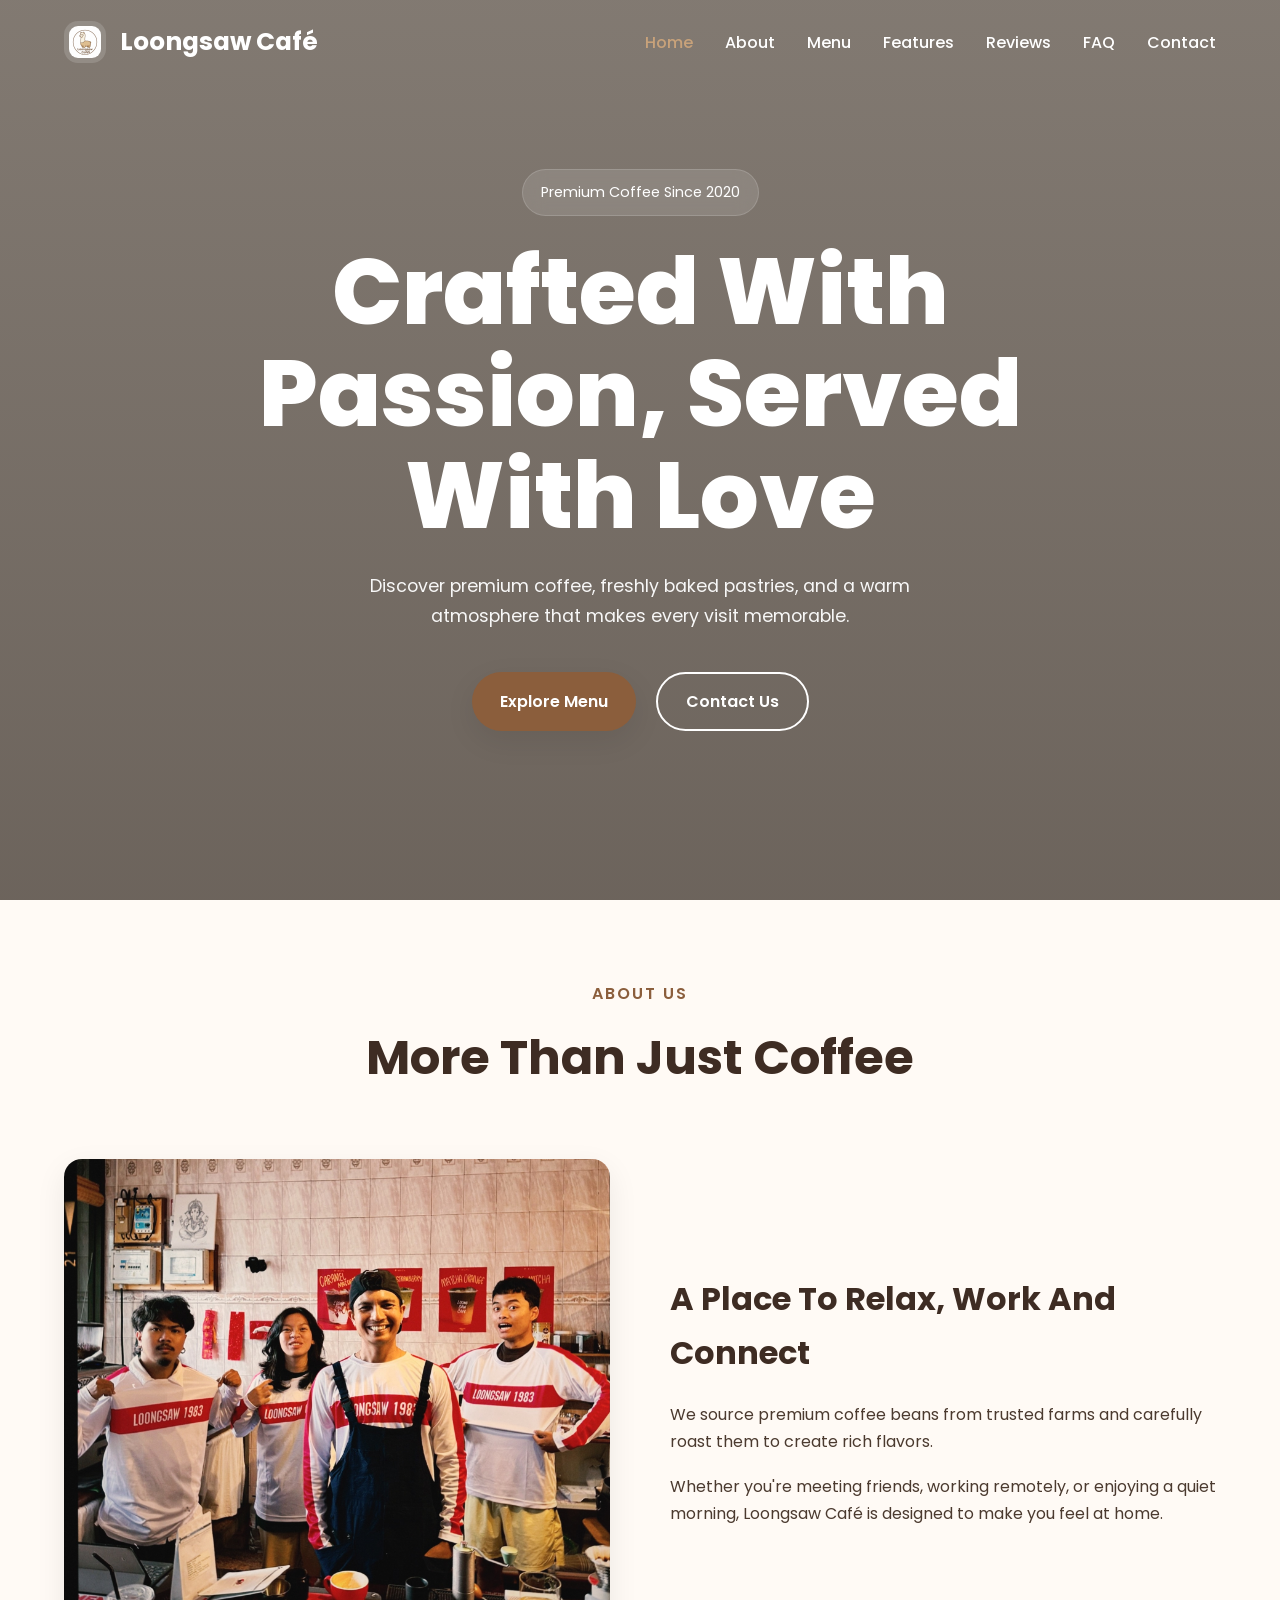
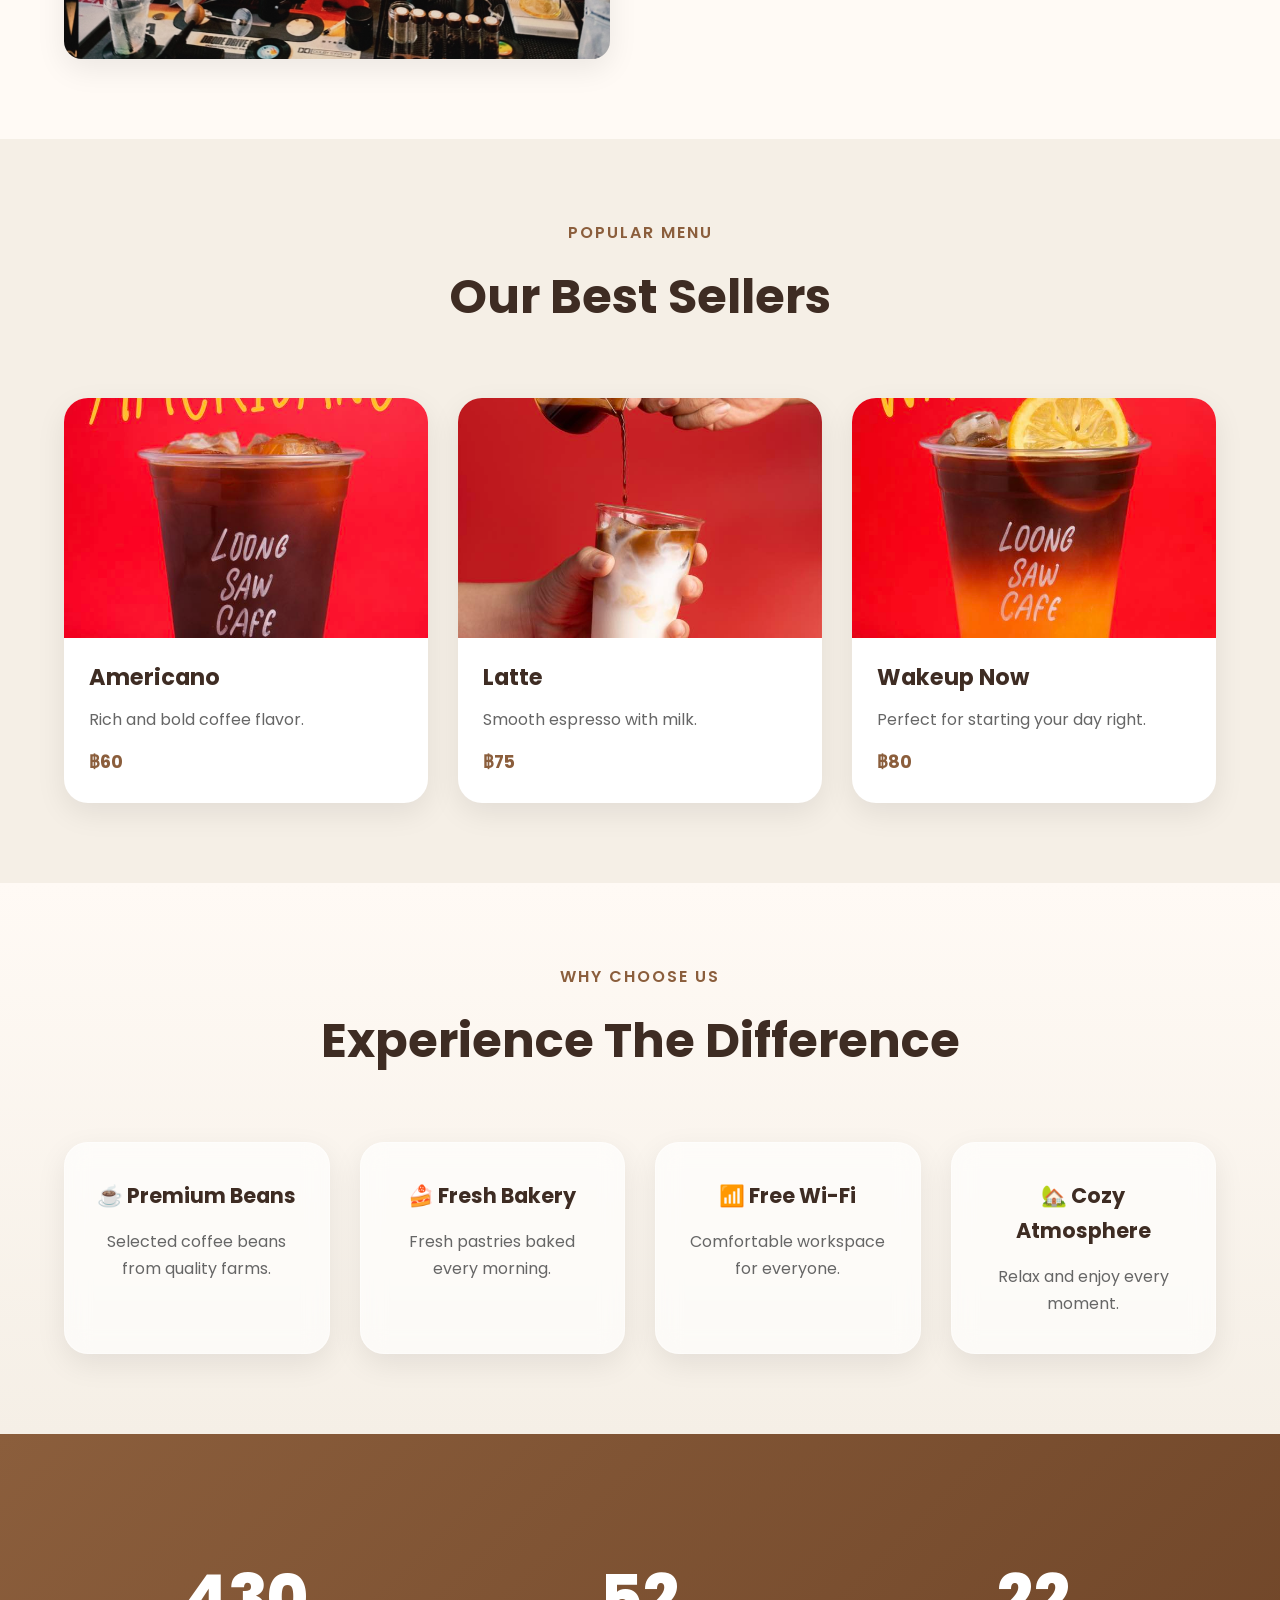
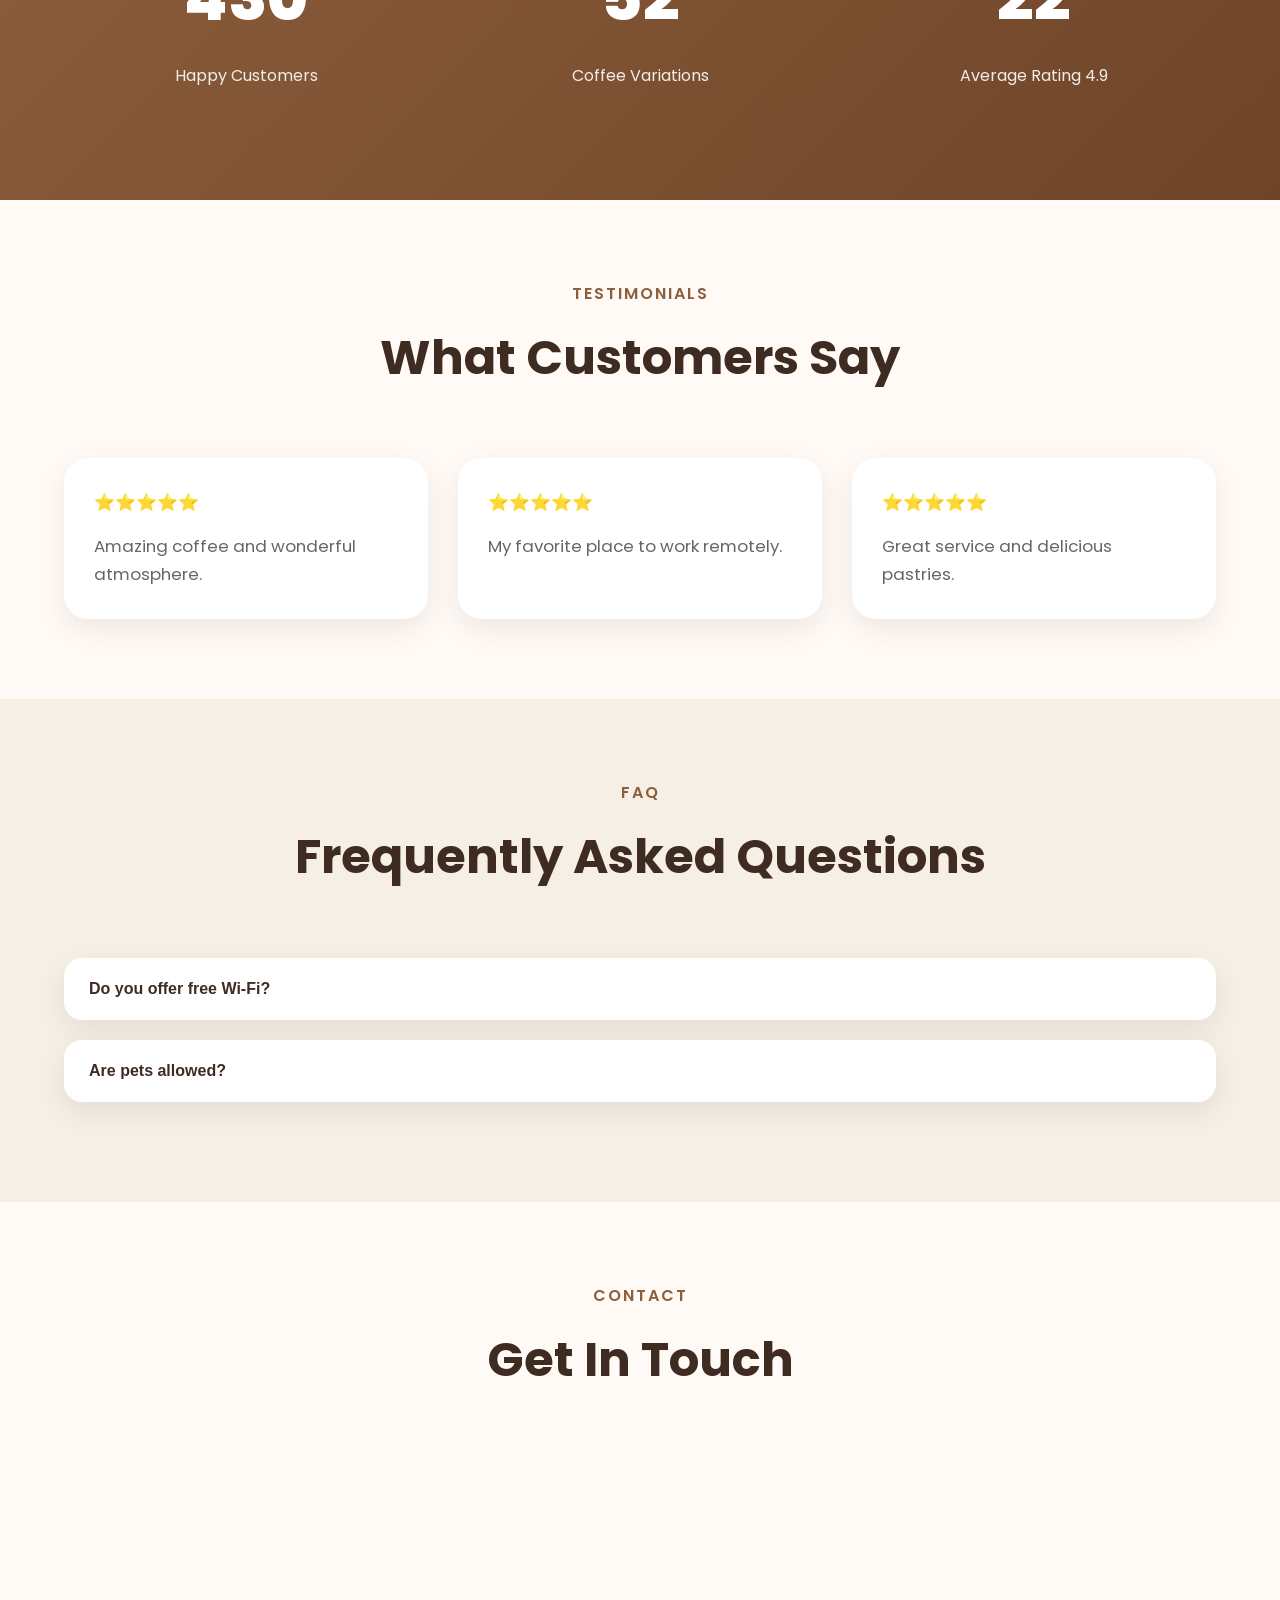
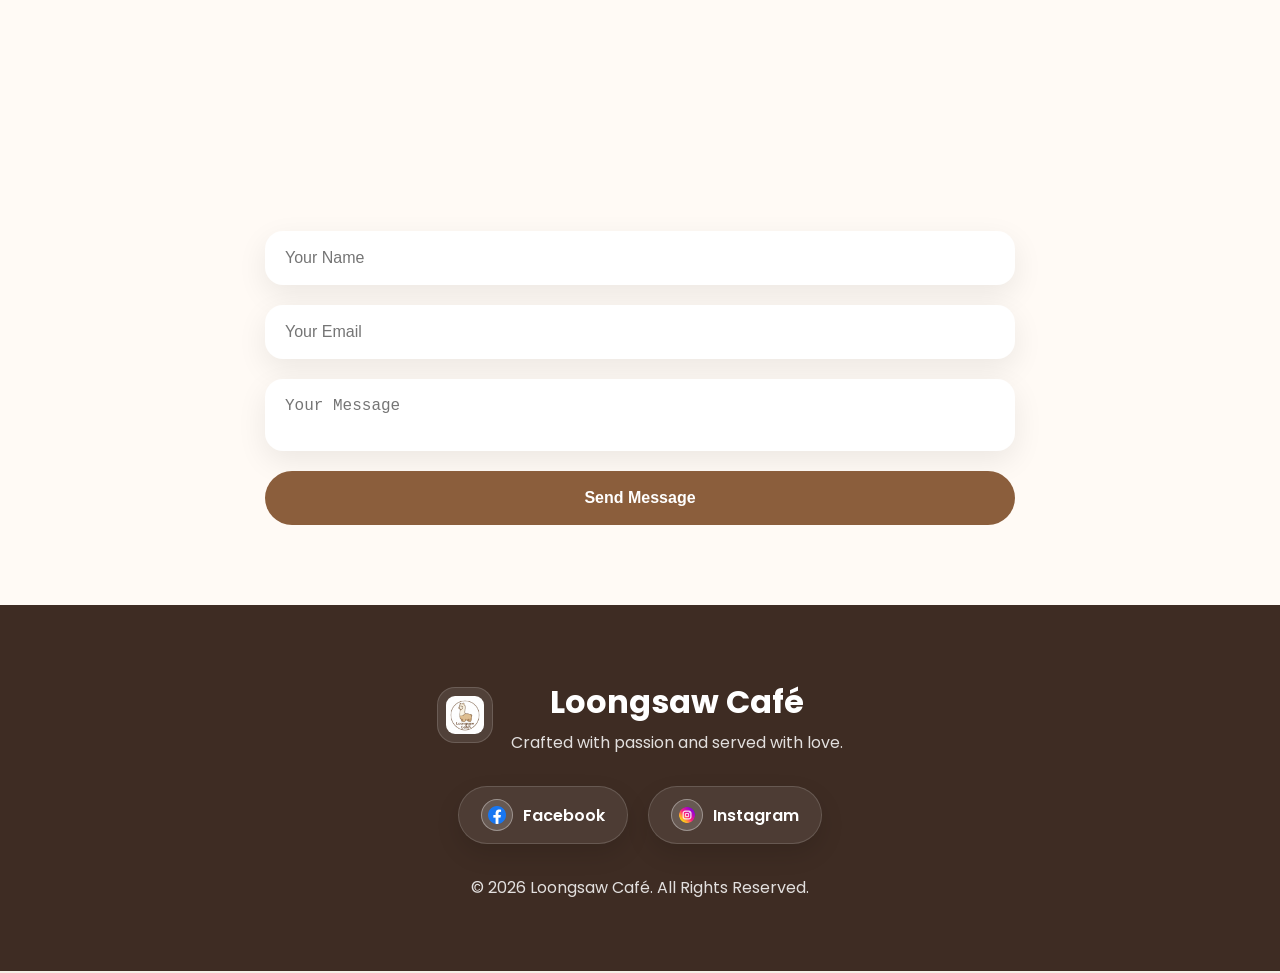
<file: index.html>
<!DOCTYPE html>
<html lang="th">
<head>
    <meta charset="UTF-8">
    <meta name="viewport" content="width=device-width, initial-scale=1.0">

    <title>Loongsaw Café</title>

    <meta name="description" content="Loongsaw Café ร้านกาแฟพรีเมียม บรรยากาศอบอุ่น เมล็ดกาแฟคัดพิเศษ พร้อมเบเกอรี่สดใหม่ทุกวัน">

    <meta name="keywords" content="Cafe, Coffee, Phuket Cafe, Coffee Shop, Loongsaw">
    <meta name="author" content="Loongsaw Café">

    <meta property="og:title" content="Loongsaw Café">
    <meta property="og:description" content="Premium Coffee Experience">
    <meta property="og:image" content="assets/preview.jpg">
    <meta property="og:type" content="website">

    <meta name="theme-color" content="#8b5e3c">

    <link rel="icon" href="assets/Loongsaw.ico">

    <link rel="preconnect" href="https://fonts.googleapis.com">
    <link rel="preconnect" href="https://fonts.gstatic.com" crossorigin>

    <link href="https://fonts.googleapis.com/css2?family=Poppins:wght@300;400;500;600;700;800&display=swap" rel="stylesheet">

    <link rel="stylesheet" href="css/style.css">
    <link rel="stylesheet" href="css/animations.css">
    <link rel="stylesheet" href="css/responsive.css">
</head>

<body>

    <!-- LOADER -->

    <div id="loader">
        <div class="coffee-loader"></div>
        <h3>Loongsaw Café</h3>
    </div>

    <!-- BACK TO TOP -->

    <button id="backToTop">
        ↑
    </button>

    <div id="progressBar"></div>

    <!-- HEADER -->

    <header id="header">

        <div class="container">

            <a href="#home" class="logo">
                <img src="assets/Loongsaw.ico" alt="Loongsaw Café Logo">
                <span>Loongsaw Café</span>
            </a>

            <nav>

                <ul class="nav-links">

                    <li><a href="#home">Home</a></li>
                    <li><a href="#about">About</a></li>
                    <li><a href="#menu">Menu</a></li>
                    <li><a href="#features">Features</a></li>
                    <li><a href="#reviews">Reviews</a></li>
                    <li><a href="#faq">FAQ</a></li>
                    <li><a href="#contact">Contact</a></li>

                </ul>

            </nav>

            <div class="menu-toggle">
                ☰
            </div>

        </div>

    </header>

    <!-- HERO -->

    <section id="home" class="hero">

        <div class="hero-overlay"></div>

        <div class="hero-content">

            <span class="badge">
                Premium Coffee Since 2020
            </span>

            <h1>
                Crafted With Passion,
                Served With Love
            </h1>

            <p>
                Discover premium coffee, freshly baked pastries,
                and a warm atmosphere that makes every visit memorable.
            </p>

            <div class="hero-buttons">

                <a href="#menu" class="btn primary-btn">
                    Explore Menu
                </a>

                <a href="#contact" class="btn secondary-btn">
                    Contact Us
                </a>

            </div>

        </div>

    </section>

    <!-- ABOUT -->

    <section id="about" class="about section reveal">

        <div class="container">

            <div class="section-header">

                <span>About Us</span>

                <h2>
                    More Than Just Coffee
                </h2>

            </div>

            <div class="about-grid">

                <div class="about-image">

                    <img
                        src="assets/images/loongsaw.jpg"
                        alt="Cafe Interior">

                </div>

                <div class="about-content">

                    <h3>
                        A Place To Relax, Work And Connect
                    </h3>

                    <p>
                        We source premium coffee beans from trusted farms
                        and carefully roast them to create rich flavors.
                    </p>

                    <p>
                        Whether you're meeting friends, working remotely,
                        or enjoying a quiet morning, Loongsaw Café is
                        designed to make you feel at home.
                    </p>

                </div>

            </div>

        </div>

    </section>

    <!-- MENU -->

    <section id="menu" class="menu section reveal">

        <div class="container">

            <div class="section-header">

                <span>Popular Menu</span>

                <h2>Our Best Sellers</h2>

            </div>

            <div class="menu-grid">

                <article class="menu-card">
                    <img src="assets/images/americano.jpg" alt="Americano">
                    <h3>Americano</h3>
                    <p>Rich and bold coffee flavor.</p>
                    <span>฿60</span>
                </article>

                <article class="menu-card">
                    <img src="assets/images/Latte.jpg" alt="Latte">
                    <h3>Latte</h3>
                    <p>Smooth espresso with milk.</p>
                    <span>฿75</span>
                </article>

                <article class="menu-card">
                    <img src="assets/images/wakeupnow.jpg" alt="Wakeup Now">
                    <h3>Wakeup Now</h3>
                    <p>Perfect for starting your day right.</p>
                    <span>฿80</span>
                </article>

            </div>

        </div>

    </section>

    <!-- FEATURES -->

    <section id="features" class="features section">

        <div class="container">

            <div class="section-header">

                <span>Why Choose Us</span>

                <h2>Experience The Difference</h2>

            </div>

            <div class="feature-grid">

                <div class="feature-card">
                    <h3>☕ Premium Beans</h3>
                    <p>Selected coffee beans from quality farms.</p>
                </div>

                <div class="feature-card">
                    <h3>🍰 Fresh Bakery</h3>
                    <p>Fresh pastries baked every morning.</p>
                </div>

                <div class="feature-card">
                    <h3>📶 Free Wi-Fi</h3>
                    <p>Comfortable workspace for everyone.</p>
                </div>

                <div class="feature-card">
                    <h3>🏡 Cozy Atmosphere</h3>
                    <p>Relax and enjoy every moment.</p>
                </div>

            </div>

        </div>

    </section>

    <!-- STATS -->

    <section class="stats">

        <div class="container stats-grid">

            <div class="stat">
                <h3 class="counter" data-target="1000">0</h3>
                <p>Happy Customers</p>
            </div>

            <div class="stat">
                <h3 class="counter" data-target="120">0</h3>
                <p>Coffee Variations</p>
            </div>

            <div class="stat">
                <h3 class="counter" data-target="49">0</h3>
                <p>Average Rating 4.9</p>
            </div>

        </div>

    </section>

    <!-- REVIEWS -->

    <section id="reviews" class="reviews section reveal">

        <div class="container">

            <div class="section-header">

                <span>Testimonials</span>

                <h2>What Customers Say</h2>

            </div>

            <div class="review-grid">

                <div class="review-card">
                    ⭐⭐⭐⭐⭐
                    <p>
                        Amazing coffee and wonderful atmosphere.
                    </p>
                </div>

                <div class="review-card">
                    ⭐⭐⭐⭐⭐
                    <p>
                        My favorite place to work remotely.
                    </p>
                </div>

                <div class="review-card">
                    ⭐⭐⭐⭐⭐
                    <p>
                        Great service and delicious pastries.
                    </p>
                </div>

            </div>

        </div>

    </section>

    <!-- FAQ -->

    <section id="faq" class="faq section reveal">

        <div class="container">

            <div class="section-header">

                <span>FAQ</span>

                <h2>Frequently Asked Questions</h2>

            </div>

            <div class="faq-item">
                <button class="faq-question">
                    Do you offer free Wi-Fi?
                </button>
                <div class="faq-answer">
                    Yes, free high-speed Wi-Fi is available.
                </div>
            </div>

            <div class="faq-item">
                <button class="faq-question">
                    Are pets allowed?
                </button>
                <div class="faq-answer">
                    Yes, pets are welcome in outdoor areas.
                </div>
            </div>

        </div>

    </section>

    <!-- CONTACT -->

    <section id="contact" class="contact section">

        <div class="container">

            <div class="section-header">

                <span>Contact</span>

                <h2>Get In Touch</h2>

            </div>

                <div class="map-wrapper" style="margin-bottom:20px;">
                    <iframe src="https://www.google.com/maps/embed?pb=!1m18!1m12!1m3!1d31615.03776569988!2d98.37523285514047!3d7.90763211923094!2m3!1f0!2f0!3f0!3m2!1i1024!2i768!4f13.1!3m3!1m2!1s0x305031d493804455%3A0x93294bd0396b46f9!2sLOONGSAW%20CAFE!5e0!3m2!1sth!2sth!4v1780327116399!5m2!1sth!2sth" 
                    width="100%" 
                    height="350" 
                    style="border:0;" 
                    allowfullscreen="" 
                    loading="lazy" 
                    referrerpolicy="no-referrer-when-downgrade">
                </iframe>
                </div>

                <form
                    action="https://formspree.io/f/mbdbvbbd"
                    method="POST"
                    class="contact-form">

                    <input type="text" name="name" placeholder="Your Name" required>
                    <input type="email" name="email" placeholder="Your Email" required>
                    <textarea name="message" placeholder="Your Message" required></textarea>

                    <button type="submit">
                        Send Message
                    </button>

                </form>

        </div>

    </section>

    <!-- FOOTER -->

    <footer>

        <div class="container">

            <div class="footer-brand">
                <img src="assets/Loongsaw.ico" alt="Loongsaw Café Logo">
                <div>
                    <h3>Loongsaw Café</h3>
                    <p>Crafted with passion and served with love.</p>
                </div>
            </div>

            <div class="socials">

                <a href="https://www.facebook.com/loongsawhomecafe">
                    <span class="social-icon facebook"></span>
                    Facebook
                </a>
                <a href="https://www.instagram.com/loongsawcafe?utm_source=ig_web_button_share_sheet&igsh=ZDNlZDc0MzIxNw==">
                    <span class="social-icon instagram"></span>
                    Instagram
                </a>
                <!-- <a href="#">Line</a> -->

            </div>

            <p>
                © 2026 Loongsaw Café.
                All Rights Reserved.
            </p>

        </div>

    </footer>

    <div id="toast" class="toast"></div>

    <script src="js/main.js"></script>
    <script src="js/counter.js"></script>
    <script src="js/faq.js"></script>

</body>
</html>
</file>
<file: css/style.css>
/* ===================================
   GOOGLE FONT
=================================== */

@import url('https://fonts.googleapis.com/css2?family=Poppins:wght@300;400;500;600;700;800&display=swap');


/* ===================================
   ROOT VARIABLES
=================================== */

:root {
    --bg: #f5efe6;
    --light: #fffaf5;
    --primary: #8b5e3c;
    --primary-dark: #6f4528;
    --secondary: #c8a27a;
    --dark: #3e2c23;
    --text: #4b3a2f;
    --shadow: 0 10px 30px rgba(0, 0, 0, .08);
    --transition: .35s ease;
    --radius: 18px;
}


/* ===================================
   RESET
=================================== */

* {
    margin: 0;
    padding: 0;
    box-sizing: border-box;
}

html {
    scroll-behavior: smooth;
}

body {
    font-family: 'Poppins', sans-serif;
    background: var(--bg);
    color: var(--text);
    overflow-x: hidden;
    line-height: 1.7;
}


/* ===================================
   GLOBAL
=================================== */

img {
    width: 100%;
    display: block;
}

a {
    text-decoration: none;
}

ul {
    list-style: none;
}

section {
    padding: 80px 0;
}

.container {
    width: min(1200px, 90%);
    margin: auto;
}

.section-header {
    text-align: center;
    margin-bottom: 60px;
}

.section-header span {
    color: var(--primary);
    font-weight: 600;
    letter-spacing: 2px;
    text-transform: uppercase;
}

.section-header h2 {
    margin-top: 10px;
    font-size: clamp(2rem, 4vw, 3rem);
    color: var(--dark);
}


/* ===================================
   BUTTONS
=================================== */

.btn {
    display: inline-flex;
    align-items: center;
    justify-content: center;
    padding: 14px 28px;
    border-radius: 999px;
    font-weight: 600;
    transition: var(--transition);
    cursor: pointer;
}

.primary-btn {
    background: var(--primary);
    color: white;
    box-shadow: var(--shadow);
}

.primary-btn:hover {
    background: var(--primary-dark);
    transform: translateY(-3px);
}

.secondary-btn {
    border: 2px solid white;
    color: white;
}

.secondary-btn:hover {
    background: white;
    color: var(--dark);
}


/* ===================================
   HEADER
=================================== */

#header {
    position: fixed;
    top: 0;
    left: 0;
    width: 100%;
    z-index: 1000;
    transition: .3s ease;
}

#header.scrolled {
    background: rgba(255, 250, 245, .95);
    backdrop-filter: blur(10px);
    box-shadow: 0 10px 20px rgba(0, 0, 0, .05);
}

#header.scrolled .logo,
#header.scrolled .nav-links a {
    color: var(--dark);
}

#header .container {
    display: flex;
    align-items: center;
    justify-content: space-between;
    height: 85px;
}

.logo {
    display: inline-flex;
    align-items: center;
    gap: 14px;
    font-size: 1.55rem;
    font-weight: 700;
    color: white;
}

.logo img {
    width: 42px;
    height: 42px;
    object-fit: cover;
    border-radius: 14px;
    background: rgba(255, 255, 255, 0.15);
    padding: 5px;
}

.nav-links {
    display: flex;
    gap: 32px;
}

.nav-links a {
    color: white;
    font-weight: 500;
    transition: var(--transition);
}

.nav-links a:hover {
    color: var(--secondary);
}

.nav-links a.active {
    color: var(--secondary);
}

.menu-toggle {
    display: none;
    font-size: 1.8rem;
    color: var(--dark);
    cursor: pointer;
    transition: color var(--transition);
}

.menu-toggle:hover {
    color: var(--secondary);
}


/* ===================================
   HERO SECTION
=================================== */

.hero {
    position: relative;
    min-height: 100vh;
    display: flex;
    align-items: center;
    justify-content: center;
    text-align: center;
    background: url("https://images.unsplash.com/photo-1495474472287-4d71bcdd2085") center center/cover no-repeat;
}

.hero-overlay {
    position: absolute;
    inset: 0;
    background: linear-gradient(
        rgba(35, 25, 18, .55),
        rgba(35, 25, 18, .65)
    );
}

.hero-content {
    position: relative;
    z-index: 2;
    max-width: 850px;
    padding: 0 20px;
    color: white;
    animation: floatHero 4s ease-in-out infinite;
}

.badge {
    display: inline-block;
    padding: 10px 18px;
    border-radius: 999px;
    background: rgba(255, 255, 255, .12);
    backdrop-filter: blur(10px);
    border: 1px solid rgba(255, 255, 255, .15);
    margin-bottom: 25px;
    font-size: .9rem;
}

.hero-content h1 {
    font-size: clamp(3rem, 8vw, 5.8rem);
    line-height: 1.1;
    margin-bottom: 25px;
    font-weight: 800;
}

.hero-content p {
    max-width: 650px;
    margin: auto;
    font-size: 1.1rem;
    opacity: .95;
}

.hero-buttons {
    margin-top: 40px;
    display: flex;
    justify-content: center;
    gap: 20px;
    flex-wrap: wrap;
}


/* ===================================
   ABOUT SECTION
=================================== */

.about {
    background: var(--light);
}

.about-grid {
    display: grid;
    grid-template-columns: 1fr 1fr;
    gap: 60px;
    align-items: center;
}

.about-image img {
    border-radius: var(--radius);
    box-shadow: var(--shadow);
    object-fit: cover;
    height: 500px;
}

.about-content {
    animation: fadeUp .8s ease;
}

.about-content h3 {
    font-size: 2rem;
    color: var(--dark);
    margin-bottom: 20px;
}

.about-content p {
    margin-bottom: 18px;
    color: var(--text);
}


/* ===================================
   MENU SECTION
=================================== */

.menu {
    background: var(--bg);
}

.menu-grid {
    display: grid;
    grid-template-columns: repeat(auto-fit, minmax(280px, 1fr));
    gap: 30px;
}

.menu-card {
    background: white;
    border-radius: 24px;
    overflow: hidden;
    box-shadow: var(--shadow);
    transition: var(--transition);
    cursor: pointer;
}

.menu-card:hover {
    transform: translateY(-10px);
    box-shadow: 0 20px 40px rgba(0, 0, 0, .12);
}

.menu-card img {
    height: 240px;
    object-fit: cover;
}

.menu-card h3 {
    font-size: 1.4rem;
    color: var(--dark);
    padding: 20px 25px 10px;
}

.menu-card p {
    padding: 0 25px;
    color: #666;
}

.menu-card span {
    display: block;
    padding: 15px 25px 25px;
    font-weight: 700;
    color: var(--primary);
    font-size: 1.1rem;
}


/* ===================================
   FEATURES SECTION
=================================== */

.features {
    background: linear-gradient(180deg, #fffaf5 0%, #f5efe6 100%);
}

.feature-grid {
    display: grid;
    grid-template-columns: repeat(auto-fit, minmax(250px, 1fr));
    gap: 30px;
}

.feature-card {
    background: rgba(255, 255, 255, .65);
    backdrop-filter: blur(12px);
    border: 1px solid rgba(255, 255, 255, .4);
    border-radius: 24px;
    padding: 35px 25px;
    text-align: center;
    transition: var(--transition);
    box-shadow: var(--shadow);
}

.feature-card:hover {
    transform: translateY(-10px);
    border-color: var(--secondary);
}

.feature-card h3 {
    font-size: 1.3rem;
    color: var(--dark);
    margin-bottom: 15px;
}

.feature-card p {
    color: #666;
}


/* ===================================
   STATS SECTION
=================================== */

.stats {
    background: linear-gradient(135deg, var(--primary), var(--primary-dark));
    color: white;
    padding: 90px 0;
}

.stats-grid {
    display: grid;
    grid-template-columns: repeat(auto-fit, minmax(220px, 1fr));
    gap: 30px;
    text-align: center;
}

.stat {
    padding: 20px;
}

.stat h3 {
    font-size: clamp(2.5rem, 5vw, 4rem);
    font-weight: 800;
    margin-bottom: 10px;
}

.stat p {
    opacity: .9;
    font-size: 1rem;
}


/* ===================================
   REVIEWS SECTION
=================================== */

.reviews {
    background: var(--light);
}

.review-grid {
    display: grid;
    grid-template-columns: repeat(auto-fit, minmax(300px, 1fr));
    gap: 30px;
}

.review-card {
    background: white;
    padding: 30px;
    border-radius: 24px;
    box-shadow: var(--shadow);
    transition: var(--transition);
    font-size: 1.05rem;
}

.review-card:hover {
    transform: translateY(-8px);
    box-shadow: 0 20px 40px rgba(0, 0, 0, .1);
}

.review-card p {
    margin-top: 15px;
    color: #666;
}


/* ===================================
   FAQ SECTION
=================================== */

.faq {
    background: var(--bg);
}

.faq-item {
    background: white;
    border-radius: 18px;
    margin-bottom: 20px;
    overflow: hidden;
    box-shadow: var(--shadow);
}

.faq-question {
    width: 100%;
    background: none;
    border: none;
    outline: none;
    cursor: pointer;
    text-align: left;
    padding: 22px 25px;
    font-size: 1rem;
    font-weight: 600;
    color: var(--dark);
}

.faq-answer {
    max-height: 0;
    overflow: hidden;
    transition: max-height .4s ease;
    padding: 0 25px;
    color: #666;
}

.faq-item.active .faq-answer {
    max-height: 200px;
    padding: 0 25px 20px;
}


/* ===================================
   CONTACT SECTION
=================================== */

.contact {
    background: var(--light);
}

.contact-form {
    max-width: 750px;
    margin: auto;
    display: flex;
    flex-direction: column;
    gap: 20px;
}

.contact-form input,
.contact-form textarea {
    width: 100%;
    border: none;
    outline: none;
    padding: 18px 20px;
    border-radius: 18px;
    background: white;
    font-size: 1rem;
    box-shadow: var(--shadow);
}

.contact-form textarea {
    resize: none;
}

.contact-form button {
    border: none;
    cursor: pointer;
    padding: 18px;
    border-radius: 999px;
    background: var(--primary);
    color: white;
    font-size: 1rem;
    font-weight: 600;
    transition: var(--transition);
}

.contact-form button:hover {
    background: var(--primary-dark);
    transform: translateY(-3px);
}

.map-wrapper {
    display: flex;
    justify-content: center;
}

.map-wrapper iframe {
    width: 100%;
    max-width: 900px;
    min-height: 350px;
    border: 0;
    border-radius: 18px;
}

.toast {
    position: fixed;
    bottom: 30px;
    left: 50%;
    transform: translateX(-50%) translateY(100px);
    background: rgba(62, 44, 35, 0.95);
    color: white;
    padding: 16px 24px;
    border-radius: 999px;
    box-shadow: var(--shadow);
    opacity: 0;
    visibility: hidden;
    transition: opacity 0.3s ease, transform 0.3s ease, visibility 0.3s ease;
    z-index: 2000;
    max-width: min(90%, 450px);
    text-align: center;
    font-weight: 600;
}

.toast.show {
    opacity: 1;
    visibility: visible;
    transform: translateX(-50%) translateY(0);
}

.toast.success {
    background: var(--primary);
}

.toast.error {
    background: #c94b4b;
}


/* ===================================
   FOOTER
=================================== */

footer {
    background: var(--dark);
    color: white;
    text-align: center;
    padding: 70px 20px;
}

footer h3 {
    margin-bottom: 10px;
    font-size: 2rem;
}

footer p {
    opacity: .85;
}

.footer-brand {
    display: flex;
    align-items: center;
    justify-content: center;
    gap: 18px;
    margin-bottom: 25px;
    flex-wrap: wrap;
}

.footer-brand img {
    width: 56px;
    height: 56px;
    border-radius: 18px;
    object-fit: cover;
    background: rgba(255, 255, 255, 0.1);
    padding: 8px;
    border: 1px solid rgba(255, 255, 255, 0.15);
}

.footer-brand h3,
.footer-brand p {
    margin: 0;
}

.socials {
    display: flex;
    justify-content: center;
    gap: 20px;
    margin: 30px 0;
    flex-wrap: wrap;
}

.socials a {
    color: white;
    background: rgba(255, 255, 255, 0.08);
    padding: 12px 22px;
    border-radius: 999px;
    box-shadow: 0 10px 25px rgba(0, 0, 0, 0.12);
    border: 1px solid rgba(255, 255, 255, 0.15);
    transition: var(--transition), box-shadow var(--transition);
    font-weight: 600;
    display: inline-flex;
    align-items: center;
    gap: 10px;
}

.socials .social-icon {
    display: inline-flex;
    align-items: center;
    justify-content: center;
    width: 32px;
    height: 32px;
    border-radius: 50%;
    background: rgba(255, 255, 255, 0.15);
    border: 1px solid rgba(255, 255, 255, 0.35);
}

.socials .social-icon.facebook {
    /* ไอคอน Facebook อยู่ที่ assets/facebook.ico */
    background-image: url('../assets/facebook.ico');
    background-repeat: no-repeat;
    background-position: center;
    background-size: 18px 18px;
}

.socials .social-icon.instagram {
    /* ไอคอน Instagram อยู่ที่ assets/instagram.ico */
    background-image: url('../assets/instagram.ico');
    background-repeat: no-repeat;
    background-position: center;
    background-size: 18px 18px;
}

.socials a:hover {
    color: white;
    background: var(--secondary);
    box-shadow: 0 15px 30px rgba(0, 0, 0, 0.18);
    transform: translateY(-1px);
}


/* ===================================
   LOADER
=================================== */

#loader {
    position: fixed;
    inset: 0;
    background: var(--light);
    display: flex;
    flex-direction: column;
    align-items: center;
    justify-content: center;
    z-index: 9999;
    transition: .5s ease;
}

#loader.hide {
    opacity: 0;
    visibility: hidden;
}

.coffee-loader {
    width: 70px;
    height: 70px;
    border-radius: 50%;
    border: 6px solid #ddd;
    border-top: 6px solid var(--primary);
    animation: spin 1s linear infinite;
}

#loader h3 {
    margin-top: 20px;
    color: var(--primary);
}

@keyframes spin {
    100% {
        transform: rotate(360deg);
    }
}


/* ===================================
   BACK TO TOP
=================================== */

#backToTop {
    position: fixed;
    right: 25px;
    bottom: 25px;
    width: 55px;
    height: 55px;
    border: none;
    border-radius: 50%;
    cursor: pointer;
    background: var(--primary);
    color: white;
    font-size: 1.2rem;
    box-shadow: var(--shadow);
    opacity: 0;
    visibility: hidden;
    transition: var(--transition);
    z-index: 999;
}

#backToTop.show {
    opacity: 1;
    visibility: visible;
}

#backToTop:hover {
    background: var(--primary-dark);
    transform: translateY(-4px);
}


#progressBar {
    position: fixed;
    top: 0;
    left: 0;
    width: 0;
    height: 4px;
    z-index: 9999;
    background: var(--secondary);
}



/* ===================================
   ANIMATIONS
=================================== */

@keyframes floatHero {
    0% {
        transform: translateY(0);
    }

    50% {
        transform: translateY(-8px);
    }

    100% {
        transform: translateY(0);
    }
}

@keyframes fadeUp {
    from {
        opacity: 0;
        transform: translateY(40px);
    }

    to {
        opacity: 1;
        transform: translateY(0);
    }
}
</file>
<file: css/animations.css>
/* ===================================
   SCROLL ANIMATIONS
=================================== */

.reveal {

    opacity: 0;

    transform: translateY(40px);

    transition:
    opacity .8s ease,
    transform .8s ease;
}

.reveal.active {

    opacity: 1;

    transform: translateY(0);
}


/* ===================================
   ZOOM IN
=================================== */

.zoom-in {

    opacity: 0;

    transform: scale(.9);

    transition:
    .8s ease;
}

.zoom-in.active {

    opacity: 1;

    transform: scale(1);
}


/* ===================================
   FADE LEFT
=================================== */

.fade-left {

    opacity: 0;

    transform:
    translateX(-50px);

    transition:
    .8s ease;
}

.fade-left.active {

    opacity: 1;

    transform:
    translateX(0);
}


/* ===================================
   FADE RIGHT
=================================== */

.fade-right {

    opacity: 0;

    transform:
    translateX(50px);

    transition:
    .8s ease;
}

.fade-right.active {

    opacity: 1;

    transform:
    translateX(0);
}
</file>
<file: css/responsive.css>
/* ===================================
   TABLET
=================================== */

@media (max-width: 992px) {

    .about-grid {
        grid-template-columns: 1fr;
        gap: 40px;
    }

    .about-image img {
        height: 400px;
    }

    .hero-content h1 {
        font-size: 4rem;
    }

}


/* ===================================
   MOBILE NAVIGATION
=================================== */

@media (max-width: 768px) {

    .menu-toggle {

        display: block;

        z-index: 1001;
    }

    .nav-links {

        position: fixed;

        top: 85px;
        right: -100%;

        width: 280px;
        height: calc(100vh - 85px);

        background: rgba(255,250,245,.98);

        backdrop-filter: blur(15px);

        flex-direction: column;

        justify-content: flex-start;

        align-items: center;

        padding-top: 50px;

        transition: .4s ease;

        box-shadow:
        -10px 0 30px rgba(0,0,0,.08);
    }

    .nav-links.active {

        right: 0;
    }

    .nav-links a {

        color: var(--dark);

        font-size: 1.1rem;
    }

    .hero {

        padding: 120px 0;
    }

    .hero-content h1 {

        font-size:
        clamp(2.5rem,10vw,4rem);
    }

    .hero-content p {

        font-size: 1rem;
    }

    .hero-buttons {

        flex-direction: column;

        align-items: center;
    }

    .hero-buttons .btn {

        width: 220px;
    }

    .section-header h2 {

        font-size: 2rem;
    }

    .menu-grid {

        grid-template-columns: 1fr;
    }

    .feature-grid {

        grid-template-columns: 1fr;
    }

    .review-grid {

        grid-template-columns: 1fr;
    }

    .stats-grid {

        grid-template-columns: 1fr;

        gap: 40px;
    }

    .socials {

        flex-wrap: wrap;
    }

}


/* ===================================
   SMALL MOBILE
=================================== */

@media (max-width: 480px) {

    section {

        padding: 60px 0;
    }

    .container {

        width: 92%;
    }

    .logo {

        font-size: 1.1rem;
    }

    .hero-content h1 {

        font-size: 2.3rem;
    }

    .hero-content p {

        font-size: .95rem;
    }

    .badge {

        font-size: .8rem;

        padding: 8px 15px;
    }

    .about-image img {

        height: 280px;
    }

    .menu-card img {

        height: 200px;
    }

    .contact-form input,
    .contact-form textarea {

        padding: 15px;
    }

    #backToTop {

        width: 50px;
        height: 50px;

        right: 15px;
        bottom: 15px;
    }

}
</file>
